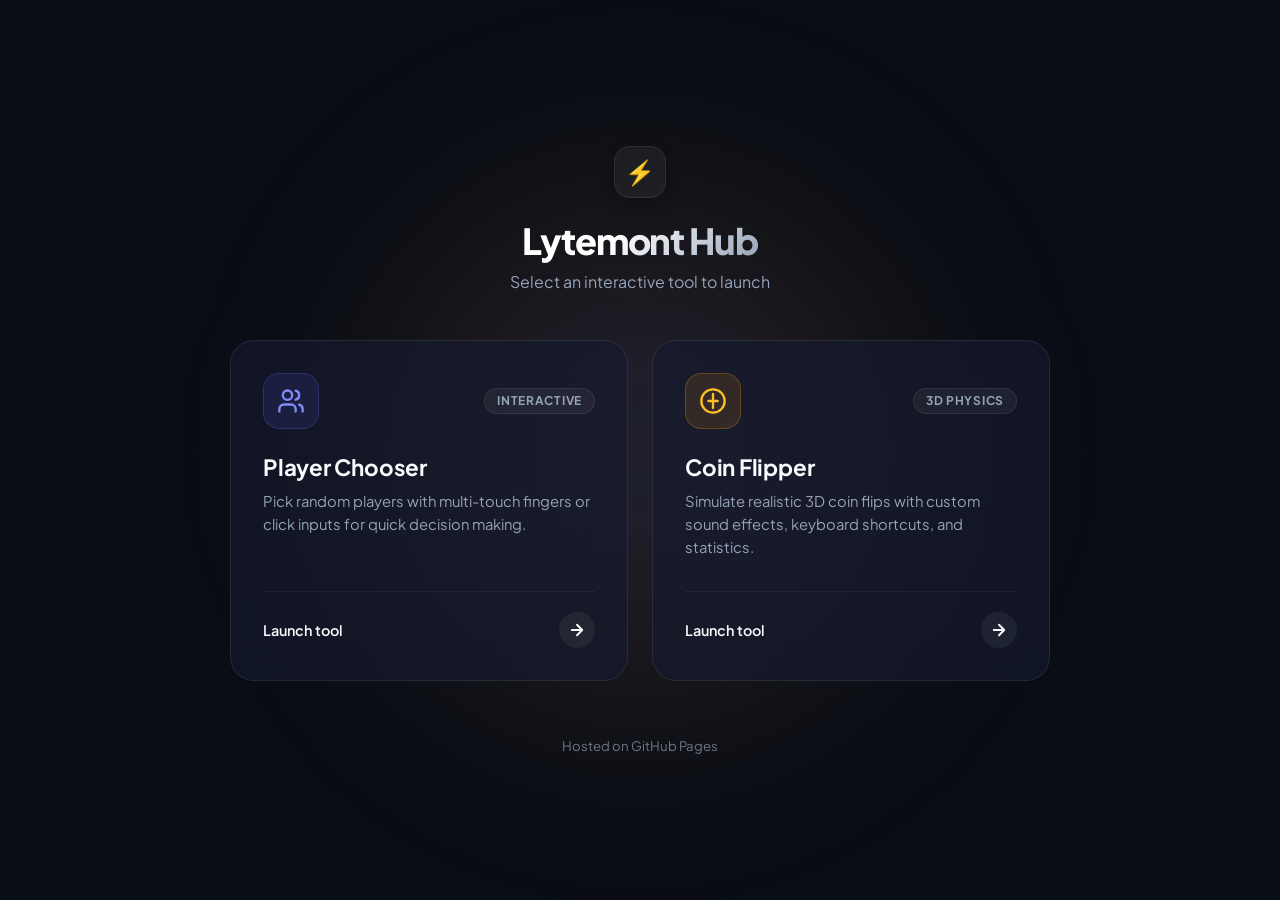
<file: index.html>
<!DOCTYPE html>
<html lang="en">
<head>
  <meta charset="UTF-8" />
  <meta name="viewport" content="width=device-width, initial-scale=1.0" />
  <title>Lytemont Hub</title>
  <link rel="preconnect" href="https://fonts.googleapis.com">
  <link rel="preconnect" href="https://fonts.gstatic.com" crossorigin>
  <link href="https://fonts.googleapis.com/css2?family=Plus+Jakarta+Sans:wght@400;500;600;700;800&display=swap" rel="stylesheet">
  <link rel="stylesheet" href="index.css" />
</head>
<body>
  <div class="bg-glow"></div>

  <main class="container">
    <header class="hub-header">
      <div class="avatar-badge">
        <span class="avatar-icon">⚡</span>
      </div>
      <h1>Lytemont Hub</h1>
      <p class="tagline">Select an interactive tool to launch</p>
    </header>

    <div class="cards-grid">
      <!-- Player Chooser Card -->
      <a href="./chooser/" class="tool-card chooser-card">
        <div class="card-glow"></div>
        <div class="card-content">
          <div class="card-top">
            <div class="icon-wrap chooser-icon">
              <svg width="28" height="28" viewBox="0 0 24 24" fill="none" stroke="currentColor" stroke-width="2" stroke-linecap="round" stroke-linejoin="round"><path d="M16 21v-2a4 4 0 0 0-4-4H6a4 4 0 0 0-4 4v2"/><circle cx="9" cy="7" r="4"/><path d="M22 21v-2a4 4 0 0 0-3-3.87"/><path d="M16 3.13a4 4 0 0 1 0 7.75"/></svg>
            </div>
            <span class="status-pill">Interactive</span>
          </div>

          <div class="card-info">
            <h2>Player Chooser</h2>
            <p>Pick random players with multi-touch fingers or click inputs for quick decision making.</p>
          </div>

          <div class="card-footer">
            <span class="action-text">Launch tool</span>
            <span class="arrow-btn">
              <svg width="18" height="18" viewBox="0 0 24 24" fill="none" stroke="currentColor" stroke-width="2.5" stroke-linecap="round" stroke-linejoin="round"><path d="M5 12h14M12 5l7 7-7 7"/></svg>
            </span>
          </div>
        </div>
      </a>

      <!-- Coin Flipper Card -->
      <a href="./coinflipper/" class="tool-card flipper-card">
        <div class="card-glow"></div>
        <div class="card-content">
          <div class="card-top">
            <div class="icon-wrap flipper-icon">
              <svg width="28" height="28" viewBox="0 0 24 24" fill="none" stroke="currentColor" stroke-width="2" stroke-linecap="round" stroke-linejoin="round"><circle cx="12" cy="12" r="10"/><path d="M12 6v12M8 12h8"/></svg>
            </div>
            <span class="status-pill">3D Physics</span>
          </div>

          <div class="card-info">
            <h2>Coin Flipper</h2>
            <p>Simulate realistic 3D coin flips with custom sound effects, keyboard shortcuts, and statistics.</p>
          </div>

          <div class="card-footer">
            <span class="action-text">Launch tool</span>
            <span class="arrow-btn">
              <svg width="18" height="18" viewBox="0 0 24 24" fill="none" stroke="currentColor" stroke-width="2.5" stroke-linecap="round" stroke-linejoin="round"><path d="M5 12h14M12 5l7 7-7 7"/></svg>
            </span>
          </div>
        </div>
      </a>
    </div>

    <footer class="hub-footer">
      <span>Hosted on GitHub Pages</span>
    </footer>
  </main>
</body>
</html>
</file>
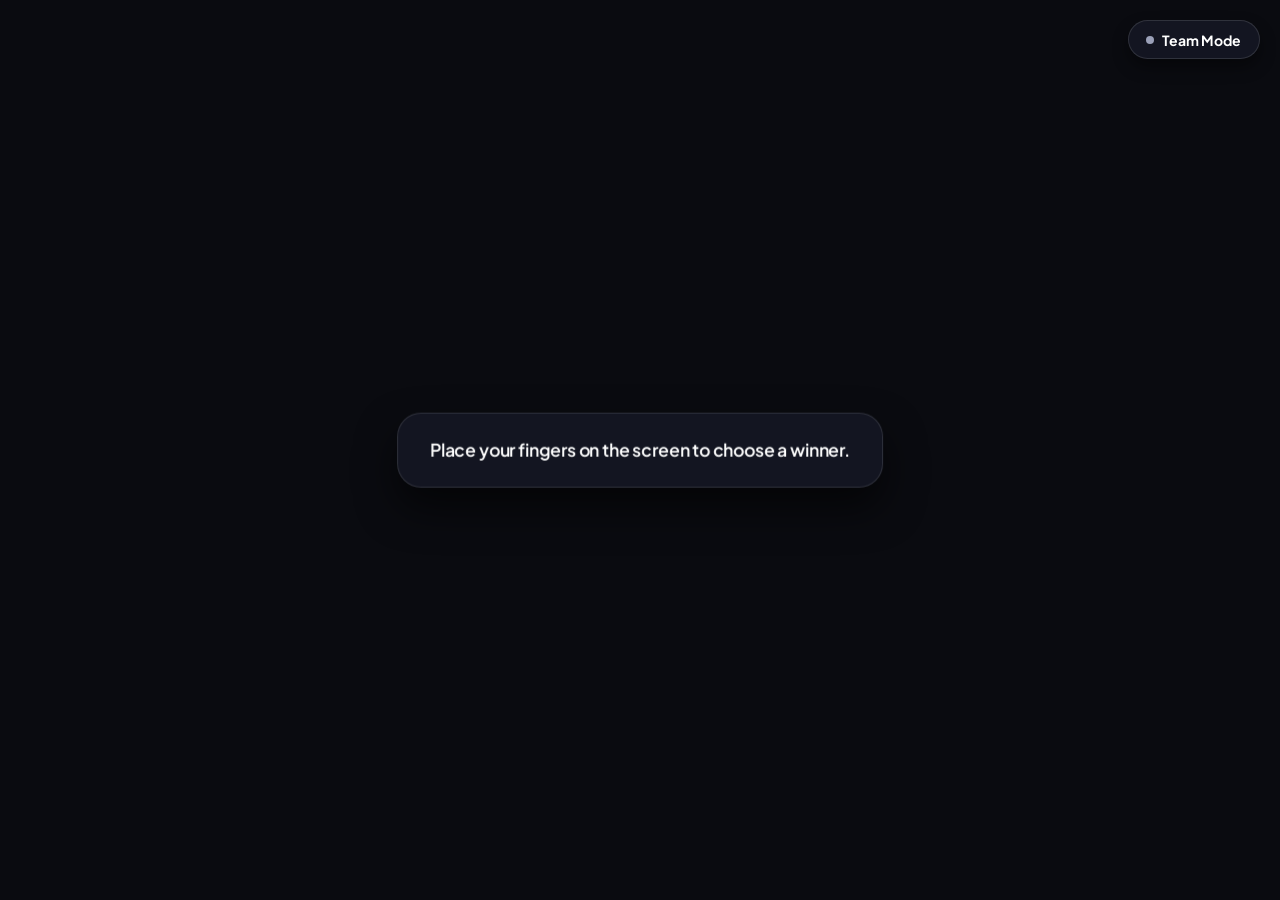
<file: chooser/index.html>
<!DOCTYPE html>
<html lang="en">
	<head>
		<meta charset="utf-8" />
		<meta
			name="viewport"
			content="width=device-width, initial-scale=1, user-scalable=no, maximum-scale=1.0, minimum-scale=1.0"
		/>
		<title>Finger Chooser & Team Picker</title>
		<meta name="apple-mobile-web-app-capable" content="yes" />
		<meta
			name="apple-mobile-web-app-status-bar-style"
			content="black-translucent"
		/>
		<meta name="theme-color" content="#0a0b10" />
		<link rel="preconnect" href="https://fonts.googleapis.com" />
		<link rel="preconnect" href="https://fonts.gstatic.com" crossorigin />
		<link
			href="https://fonts.googleapis.com/css2?family=Plus+Jakarta+Sans:wght@500;700;800&display=swap"
			rel="stylesheet"
		/>
		<link rel="stylesheet" href="./index.css" />
		<script type="module" src="./index.js"></script>
	</head>
	<body>
		<canvas id="board"></canvas>

		<div id="instruction-card">
			<p id="description">
				Place your fingers on the screen to choose a winner.
			</p>
		</div>

		<header id="controls">
			<button id="team-mode-toggle" aria-label="Toggle Team Mode">
				<span class="dot"></span>
				<span class="btn-text">Team Mode</span>
			</button>

			<div id="team-count-label" aria-label="Adjust Team Count">
				<span class="label-title">Teams</span>
				<div class="stepper">
					<button id="team-minus" aria-label="Decrease Teams">−</button>
					<span id="team-count">2</span>
					<button id="team-plus" aria-label="Increase Teams">+</button>
				</div>
			</div>
		</header>

		<div id="live-region" aria-live="assertive" class="visually-hidden"></div>

		<footer id="footer-info">
			<p id="version"></p>
			<div id="update-available" hidden>
				Update ready. <a href="#" onclick="location.reload()">Reload</a>
			</div>
		</footer>
	</body>
</html>
</file>
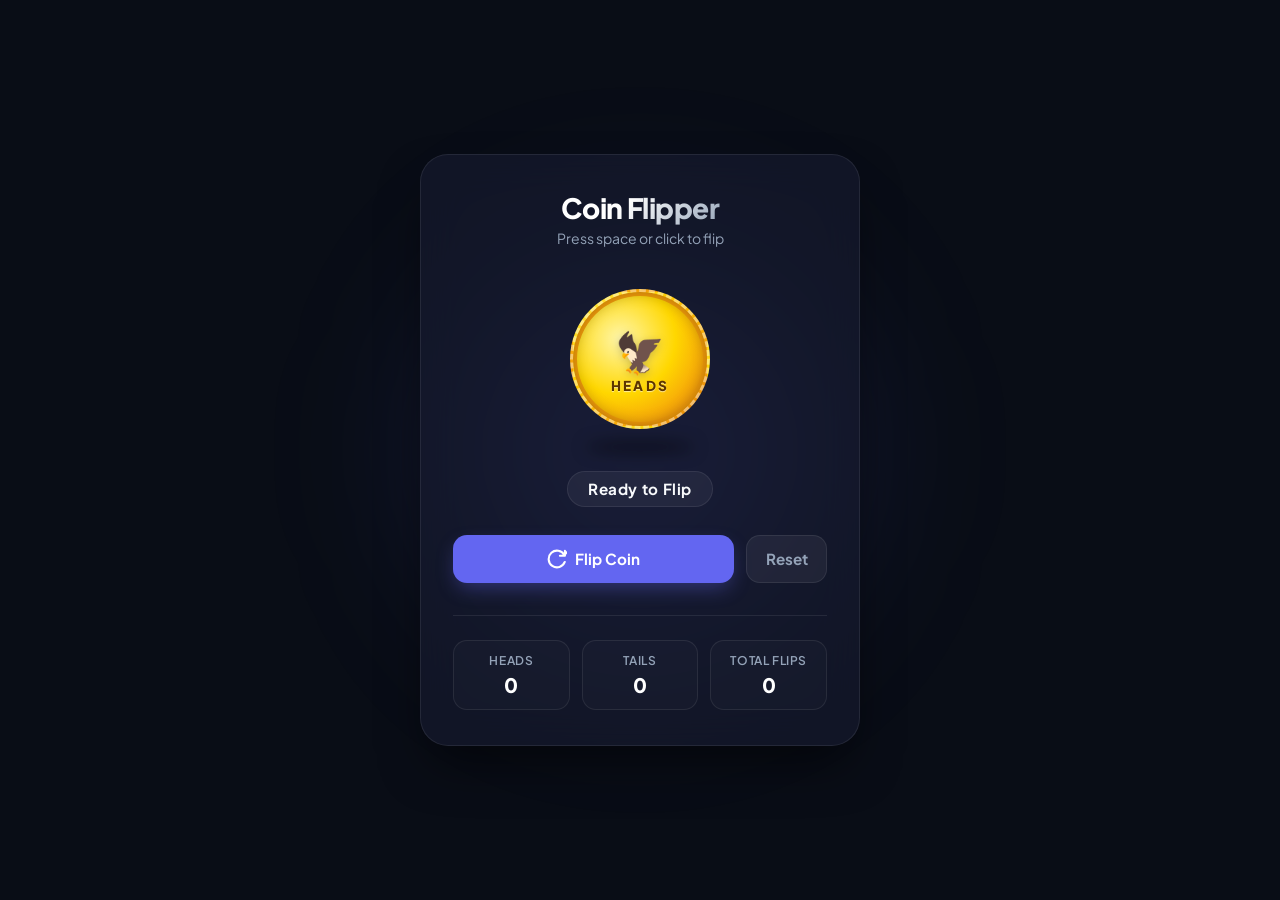
<file: coinflip/index.html>
<!DOCTYPE html>
<html lang="en">
<head>
  <meta charset="UTF-8" />
  <meta name="viewport" content="width=device-width, initial-scale=1.0" />
  <title>Coin Flipper</title>
  <link rel="preconnect" href="https://fonts.googleapis.com">
  <link rel="preconnect" href="https://fonts.gstatic.com" crossorigin>
  <link href="https://fonts.googleapis.com/css2?family=Plus+Jakarta+Sans:wght@400;600;700;800&display=swap" rel="stylesheet">
  <link rel="stylesheet" href="index.css" />
</head>
<body>
  <div class="bg-glow"></div>

  <main class="card">
    <header class="header">
      <h1>Coin Flipper</h1>
      <p class="subtitle">Press space or click to flip</p>
    </header>

    <!-- 3D Coin Stage -->
    <div class="coin-stage" id="coinStage">
      <div class="coin" id="coin">
        <div class="coin-face heads">
          <div class="coin-inner">
            <span class="coin-icon">🦅</span>
            <span class="coin-text">HEADS</span>
          </div>
        </div>
        <div class="coin-rim"></div>
        <div class="coin-face tails">
          <div class="coin-inner">
            <span class="coin-icon">👑</span>
            <span class="coin-text">TAILS</span>
          </div>
        </div>
      </div>
      <div class="coin-shadow" id="coinShadow"></div>
    </div>

    <!-- Live Result Display -->
    <div class="result-badge" id="resultBadge">Ready to Flip</div>

    <!-- Action Controls -->
    <div class="controls">
      <button class="btn btn-primary" id="flipBtn">
        <svg width="20" height="20" viewBox="0 0 24 24" fill="none" stroke="currentColor" stroke-width="2.5" stroke-linecap="round" stroke-linejoin="round"><path d="M21.5 2v6h-6M21.34 15.57a10 10 0 1 1-.57-8.38l5.67-5.67"/></svg>
        Flip Coin
      </button>
      <button class="btn btn-secondary" id="resetBtn">Reset</button>
    </div>

    <!-- Stats Dashboard -->
    <section class="stats-grid">
      <div class="stat-card">
        <span class="stat-label">Heads</span>
        <span class="stat-value" id="headsCount">0</span>
      </div>
      <div class="stat-card">
        <span class="stat-label">Tails</span>
        <span class="stat-value" id="tailsCount">0</span>
      </div>
      <div class="stat-card">
        <span class="stat-label">Total Flips</span>
        <span class="stat-value" id="totalCount">0</span>
      </div>
    </section>
  </main>

  <script src="index.js"></script>
</body>
</html>
</file>
<file: index.css>
:root {
  --bg: #090d16;
  --card-bg: rgba(22, 27, 46, 0.65);
  --card-border: rgba(255, 255, 255, 0.08);
  --card-border-hover: rgba(255, 255, 255, 0.2);
  --text-primary: #f8fafc;
  --text-muted: #94a3b8;
  --indigo-accent: #6366f1;
  --indigo-glow: rgba(99, 102, 241, 0.35);
  --amber-accent: #f59e0b;
  --amber-glow: rgba(245, 158, 11, 0.35);
}

* {
  margin: 0;
  padding: 0;
  box-sizing: border-box;
}

body {
  min-height: 100vh;
  display: flex;
  align-items: center;
  justify-content: center;
  background-color: var(--bg);
  font-family: 'Plus Jakarta Sans', -apple-system, BlinkMacSystemFont, sans-serif;
  color: var(--text-primary);
  overflow-x: hidden;
  padding: 2rem 1.5rem;
}

/* Ambient Radial Glow */
.bg-glow {
  position: fixed;
  width: 650px;
  height: 650px;
  border-radius: 50%;
  background: radial-gradient(circle, rgba(99, 102, 241, 0.25) 0%, rgba(245, 158, 11, 0.1) 45%, transparent 70%);
  filter: blur(100px);
  top: 50%;
  left: 50%;
  transform: translate(-50%, -50%);
  z-index: 0;
  pointer-events: none;
}

.container {
  position: relative;
  z-index: 1;
  width: 100%;
  max-width: 820px;
  display: flex;
  flex-direction: column;
  align-items: center;
}

/* Header */
.hub-header {
  text-align: center;
  margin-bottom: 3rem;
  display: flex;
  flex-direction: column;
  align-items: center;
}

.avatar-badge {
  width: 52px;
  height: 52px;
  background: rgba(255, 255, 255, 0.05);
  border: 1px solid var(--card-border);
  border-radius: 16px;
  display: flex;
  align-items: center;
  justify-content: center;
  font-size: 1.5rem;
  margin-bottom: 1.25rem;
  box-shadow: 0 8px 16px rgba(0, 0, 0, 0.2);
}

.hub-header h1 {
  font-size: 2.25rem;
  font-weight: 800;
  letter-spacing: -0.03em;
  background: linear-gradient(135deg, #ffffff 40%, #94a3b8);
  -webkit-background-clip: text;
  -webkit-text-fill-color: transparent;
}

.tagline {
  color: var(--text-muted);
  font-size: 1rem;
  margin-top: 0.5rem;
}

/* Grid Layout */
.cards-grid {
  display: grid;
  grid-template-columns: repeat(auto-fit, minmax(320px, 1fr));
  gap: 1.5rem;
  width: 100%;
}

/* Tool Cards */
.tool-card {
  position: relative;
  display: block;
  text-decoration: none;
  background: var(--card-bg);
  border: 1px solid var(--card-border);
  backdrop-filter: blur(20px);
  -webkit-backdrop-filter: blur(20px);
  border-radius: 24px;
  padding: 2rem;
  overflow: hidden;
  transition: transform 0.3s cubic-bezier(0.16, 1, 0.3, 1), border-color 0.3s ease, box-shadow 0.3s ease;
}

.tool-card:hover {
  transform: translateY(-6px);
  border-color: var(--card-border-hover);
}

.chooser-card:hover {
  box-shadow: 0 20px 40px -15px var(--indigo-glow);
}

.flipper-card:hover {
  box-shadow: 0 20px 40px -15px var(--amber-glow);
}

.card-content {
  position: relative;
  z-index: 1;
  display: flex;
  flex-direction: column;
  height: 100%;
}

/* Card Top Badges & Icons */
.card-top {
  display: flex;
  align-items: center;
  justify-content: space-between;
  margin-bottom: 1.5rem;
}

.icon-wrap {
  width: 56px;
  height: 56px;
  border-radius: 16px;
  display: flex;
  align-items: center;
  justify-content: center;
  transition: transform 0.3s ease;
}

.tool-card:hover .icon-wrap {
  transform: scale(1.08);
}

.chooser-icon {
  background: rgba(99, 102, 241, 0.12);
  color: #818cf8;
  border: 1px solid rgba(99, 102, 241, 0.25);
}

.flipper-icon {
  background: rgba(245, 158, 11, 0.12);
  color: #fbbf24;
  border: 1px solid rgba(245, 158, 11, 0.25);
}

.status-pill {
  font-size: 0.75rem;
  font-weight: 700;
  text-transform: uppercase;
  letter-spacing: 0.06em;
  padding: 0.3rem 0.75rem;
  border-radius: 9999px;
  background: rgba(255, 255, 255, 0.05);
  border: 1px solid var(--card-border);
  color: var(--text-muted);
}

/* Card Information */
.card-info h2 {
  font-size: 1.4rem;
  font-weight: 700;
  color: var(--text-primary);
  letter-spacing: -0.01em;
  margin-bottom: 0.6rem;
}

.card-info p {
  color: var(--text-muted);
  font-size: 0.925rem;
  line-height: 1.55;
  margin-bottom: 2rem;
}

/* Card Action Footer */
.card-footer {
  margin-top: auto;
  display: flex;
  align-items: center;
  justify-content: space-between;
  padding-top: 1.25rem;
  border-top: 1px solid rgba(255, 255, 255, 0.06);
}

.action-text {
  font-size: 0.9rem;
  font-weight: 600;
  color: var(--text-primary);
}

.arrow-btn {
  width: 36px;
  height: 36px;
  border-radius: 50%;
  background: rgba(255, 255, 255, 0.06);
  display: flex;
  align-items: center;
  justify-content: center;
  color: var(--text-primary);
  transition: transform 0.25s ease, background 0.25s ease;
}

.tool-card:hover .arrow-btn {
  background: #fff;
  color: #090d16;
  transform: translateX(4px);
}

/* Footer */
.hub-footer {
  margin-top: 3.5rem;
  font-size: 0.825rem;
  color: var(--text-muted);
  opacity: 0.7;
}

@media (max-width: 680px) {
  .hub-header h1 {
    font-size: 1.85rem;
  }
  .cards-grid {
    grid-template-columns: 1fr;
  }
}
</file>
<file: chooser/index.css>
:root {
	--bg-base: #0a0b10;
	--card-bg: rgba(26, 29, 43, 0.65);
	--card-border: rgba(255, 255, 255, 0.12);
	--text-primary: #ffffff;
	--text-secondary: #9aa0b8;
	--accent-pink: #ff2a6d;
	--accent-cyan: #05d9e8;
	--font-sans: 'Plus Jakarta Sans', system-ui, -apple-system, BlinkMacSystemFont, sans-serif;
}

* {
	box-sizing: border-box;
}

html, body {
	margin: 0;
	padding: 0;
	width: 100vw;
	height: 100vh;
	overflow: hidden;
	background-color: var(--bg-base);
	color: var(--text-primary);
	font-family: var(--font-sans);
	-webkit-touch-callout: none;
	-webkit-user-select: none;
	user-select: none;
	touch-action: none;
}

#board {
	position: fixed;
	top: 0;
	left: 0;
	width: 100vw;
	height: 100vh;
	touch-action: none;
	z-index: 1;
}

#instruction-card {
	position: fixed;
	top: 50%;
	left: 50%;
	transform: translate(-50%, -50%);
	z-index: 2;
	pointer-events: none;
	text-align: center;
	padding: 1.5rem 2rem;
	background: var(--card-bg);
	border: 1px solid var(--card-border);
	backdrop-filter: blur(16px);
	-webkit-backdrop-filter: blur(16px);
	border-radius: 24px;
	box-shadow: 0 20px 40px rgba(0, 0, 0, 0.6);
	transition: opacity 0.3s cubic-bezier(0.16, 1, 0.3, 1), transform 0.3s cubic-bezier(0.16, 1, 0.3, 1);
	max-width: 85vw;
}

#instruction-card.hidden {
	opacity: 0;
	transform: translate(-50%, -45%) scale(0.96);
	visibility: hidden;
}

#description {
	margin: 0;
	font-size: 1.1rem;
	font-weight: 600;
	letter-spacing: -0.01em;
	color: var(--text-primary);
	line-height: 1.4;
}

#controls {
	position: fixed;
	top: 1.25rem;
	right: 1.25rem;
	z-index: 10;
	display: flex;
	flex-direction: column;
	align-items: flex-end;
	gap: 0.75rem;
}

#team-mode-toggle {
	display: inline-flex;
	align-items: center;
	gap: 0.5rem;
	padding: 0.6rem 1.1rem;
	background: var(--card-bg);
	border: 1px solid var(--card-border);
	backdrop-filter: blur(12px);
	-webkit-backdrop-filter: blur(12px);
	color: var(--text-primary);
	border-radius: 9999px;
	font-family: inherit;
	font-size: 0.875rem;
	font-weight: 700;
	cursor: pointer;
	box-shadow: 0 8px 16px rgba(0, 0, 0, 0.4);
	transition: all 0.25s cubic-bezier(0.16, 1, 0.3, 1);
}

#team-mode-toggle .dot {
	width: 8px;
	height: 8px;
	border-radius: 50%;
	background: var(--text-secondary);
	transition: all 0.25s ease;
}

#team-mode-toggle:hover {
	border-color: rgba(255, 255, 255, 0.25);
	transform: translateY(-1px);
}

#team-mode-toggle:active {
	transform: scale(0.96);
}

#team-mode-toggle.active {
	background: rgba(255, 42, 109, 0.15);
	border-color: var(--accent-pink);
	color: #fff;
	box-shadow: 0 0 20px rgba(255, 42, 109, 0.35);
}

#team-mode-toggle.active .dot {
	background: var(--accent-pink);
	box-shadow: 0 0 10px var(--accent-pink);
}

#team-count-label {
	display: none;
	align-items: center;
	gap: 0.75rem;
	background: var(--card-bg);
	border: 1px solid var(--card-border);
	backdrop-filter: blur(12px);
	-webkit-backdrop-filter: blur(12px);
	padding: 0.4rem 0.6rem 0.4rem 0.9rem;
	border-radius: 9999px;
	box-shadow: 0 8px 16px rgba(0, 0, 0, 0.4);
	animation: fadeInSlide 0.3s cubic-bezier(0.16, 1, 0.3, 1) forwards;
}

#team-count-label.visible {
	display: inline-flex;
}

.label-title {
	font-size: 0.8rem;
	font-weight: 700;
	color: var(--text-secondary);
	text-transform: uppercase;
	letter-spacing: 0.05em;
}

.stepper {
	display: flex;
	align-items: center;
	background: rgba(0, 0, 0, 0.4);
	border-radius: 9999px;
	padding: 2px;
	gap: 0.4rem;
}

#team-count {
	font-size: 0.9rem;
	font-weight: 800;
	min-width: 1.2rem;
	text-align: center;
}

#team-minus,
#team-plus {
	width: 28px;
	height: 28px;
	border: none;
	border-radius: 50%;
	background: rgba(255, 255, 255, 0.1);
	color: #fff;
	font-size: 1rem;
	font-weight: 700;
	cursor: pointer;
	display: flex;
	align-items: center;
	justify-content: center;
	transition: all 0.2s ease;
}

#team-minus:hover:not(:disabled),
#team-plus:hover:not(:disabled) {
	background: rgba(255, 255, 255, 0.25);
}

#team-minus:disabled,
#team-plus:disabled {
	opacity: 0.25;
	cursor: not-allowed;
}

#footer-info {
	position: fixed;
	bottom: 1rem;
	left: 1rem;
	z-index: 10;
	display: flex;
	flex-direction: column;
	gap: 0.5rem;
	pointer-events: none;
}

#version {
	margin: 0;
	font-size: 0.75rem;
	font-weight: 600;
	color: var(--text-secondary);
	opacity: 0.6;
}

#update-available {
	pointer-events: auto;
	background: var(--card-bg);
	border: 1px solid var(--accent-cyan);
	backdrop-filter: blur(8px);
	padding: 0.5rem 1rem;
	border-radius: 8px;
	font-size: 0.8rem;
	box-shadow: 0 4px 12px rgba(5, 217, 232, 0.2);
}

#update-available a {
	color: var(--accent-cyan);
	font-weight: 700;
	text-decoration: none;
}

.visually-hidden {
	position: absolute;
	width: 1px;
	height: 1px;
	padding: 0;
	margin: -1px;
	overflow: hidden;
	clip: rect(0, 0, 0, 0);
	white-space: nowrap;
	border: 0;
}

@keyframes fadeInSlide {
	from {
		opacity: 0;
		transform: translateY(-8px);
	}
	to {
		opacity: 1;
		transform: translateY(0);
	}
}

@media (max-width: 600px) {
	#controls {
		top: 1rem;
		right: 1rem;
	}
	#description {
		font-size: 0.95rem;
	}
}
</file>
<file: coinflip/index.css>
:root {
  --bg: #090d16;
  --card-bg: rgba(22, 27, 46, 0.7);
  --card-border: rgba(255, 255, 255, 0.08);
  --text-primary: #f8fafc;
  --text-muted: #94a3b8;
  --gold-1: #ffd700;
  --gold-2: #f59e0b;
  --gold-3: #b45309;
  --primary-accent: #6366f1;
  --primary-glow: rgba(99, 102, 241, 0.4);
}

* {
  margin: 0;
  padding: 0;
  box-sizing: border-box;
}

body {
  min-height: 100vh;
  display: flex;
  align-items: center;
  justify-content: center;
  background-color: var(--bg);
  font-family: 'Plus Jakarta Sans', sans-serif;
  color: var(--text-primary);
  overflow-x: hidden;
  padding: 1.5rem;
}

/* Background Ambient Glow */
.bg-glow {
  position: fixed;
  width: 500px;
  height: 500px;
  border-radius: 50%;
  background: radial-gradient(circle, var(--primary-glow) 0%, transparent 70%);
  filter: blur(80px);
  top: 50%;
  left: 50%;
  transform: translate(-50%, -50%);
  z-index: 0;
  pointer-events: none;
}

/* Glassmorphism Card Container */
.card {
  position: relative;
  z-index: 1;
  width: 100%;
  max-width: 440px;
  background: var(--card-bg);
  border: 1px solid var(--card-border);
  backdrop-filter: blur(20px);
  -webkit-backdrop-filter: blur(20px);
  border-radius: 28px;
  padding: 2.2rem 2rem;
  display: flex;
  flex-direction: column;
  align-items: center;
  box-shadow: 0 25px 50px -12px rgba(0, 0, 0, 0.6);
}

.header {
  text-align: center;
  margin-bottom: 2rem;
}

.header h1 {
  font-size: 1.75rem;
  font-weight: 800;
  letter-spacing: -0.02em;
  background: linear-gradient(135deg, #ffffff 40%, #94a3b8);
  -webkit-background-clip: text;
  -webkit-text-fill-color: transparent;
}

.subtitle {
  color: var(--text-muted);
  font-size: 0.875rem;
  margin-top: 0.25rem;
}

/* 3D Coin Stage */
.coin-stage {
  position: relative;
  width: 160px;
  height: 160px;
  perspective: 1200px;
  display: flex;
  justify-content: center;
  align-items: center;
  cursor: pointer;
  user-select: none;
}

.coin {
  width: 140px;
  height: 140px;
  position: relative;
  transform-style: preserve-3d;
  transition: transform 0.1s linear;
}

/* 3D Realistic Coin Face Styling */
.coin-face {
  position: absolute;
  inset: 0;
  border-radius: 50%;
  backface-visibility: hidden;
  -webkit-backface-visibility: hidden;
  display: flex;
  align-items: center;
  justify-content: center;
  background: radial-gradient(circle at 35% 35%, #fff6a9, var(--gold-1) 45%, var(--gold-2) 75%, var(--gold-3) 100%);
  border: 3px dashed rgba(255, 255, 255, 0.4);
  box-shadow: inset 0 0 15px rgba(0, 0, 0, 0.3), inset 0 0 0 4px var(--gold-2);
}

.coin-inner {
  display: flex;
  flex-direction: column;
  align-items: center;
  justify-content: center;
}

.coin-icon {
  font-size: 2.5rem;
  filter: drop-shadow(0 2px 4px rgba(0, 0, 0, 0.2));
}

.coin-text {
  font-weight: 800;
  font-size: 0.85rem;
  letter-spacing: 0.15em;
  color: #5c3500;
  text-shadow: 0 1px 1px rgba(255, 255, 255, 0.6);
}

.coin-face.tails {
  transform: rotateY(180deg);
  background: radial-gradient(circle at 35% 35%, #fbeba5, #eab308 45%, #ca8a04 75%, #854d0e 100%);
}

/* Coin Shadow Effect */
.coin-shadow {
  position: absolute;
  bottom: -15px;
  width: 110px;
  height: 14px;
  background: rgba(0, 0, 0, 0.4);
  border-radius: 50%;
  filter: blur(8px);
  transition: all 0.3s ease;
  pointer-events: none;
}

/* Result Pill */
.result-badge {
  margin-top: 2rem;
  font-size: 0.95rem;
  font-weight: 700;
  color: var(--text-primary);
  background: rgba(255, 255, 255, 0.05);
  border: 1px solid var(--card-border);
  padding: 0.45rem 1.25rem;
  border-radius: 9999px;
  letter-spacing: 0.04em;
  transition: transform 0.2s ease, opacity 0.2s ease;
}

/* Controls */
.controls {
  display: flex;
  gap: 0.75rem;
  width: 100%;
  margin-top: 1.75rem;
}

.btn {
  font-family: inherit;
  font-size: 0.95rem;
  font-weight: 700;
  border: none;
  border-radius: 14px;
  cursor: pointer;
  transition: all 0.2s ease;
  display: inline-flex;
  align-items: center;
  justify-content: center;
  gap: 0.5rem;
}

.btn-primary {
  flex: 1;
  background: #6366f1;
  color: #fff;
  padding: 0.85rem 1.5rem;
  box-shadow: 0 8px 20px -4px var(--primary-glow);
}

.btn-primary:hover:not(:disabled) {
  background: #4f46e5;
  transform: translateY(-2px);
  box-shadow: 0 12px 24px -4px var(--primary-glow);
}

.btn-primary:disabled {
  opacity: 0.6;
  cursor: not-allowed;
}

.btn-secondary {
  background: rgba(255, 255, 255, 0.06);
  color: var(--text-muted);
  border: 1px solid var(--card-border);
  padding: 0.85rem 1.15rem;
}

.btn-secondary:hover {
  background: rgba(255, 255, 255, 0.1);
  color: var(--text-primary);
}

/* Stats Dashboard Grid */
.stats-grid {
  display: grid;
  grid-template-columns: repeat(3, 1fr);
  gap: 0.75rem;
  width: 100%;
  margin-top: 2rem;
  border-top: 1px solid var(--card-border);
  padding-top: 1.5rem;
}

.stat-card {
  display: flex;
  flex-direction: column;
  align-items: center;
  background: rgba(255, 255, 255, 0.02);
  border: 1px solid var(--card-border);
  padding: 0.75rem 0.5rem;
  border-radius: 14px;
}

.stat-label {
  font-size: 0.75rem;
  font-weight: 600;
  color: var(--text-muted);
  text-transform: uppercase;
  letter-spacing: 0.05em;
}

.stat-value {
  font-size: 1.25rem;
  font-weight: 800;
  margin-top: 0.25rem;
  color: #fff;
}
</file>
